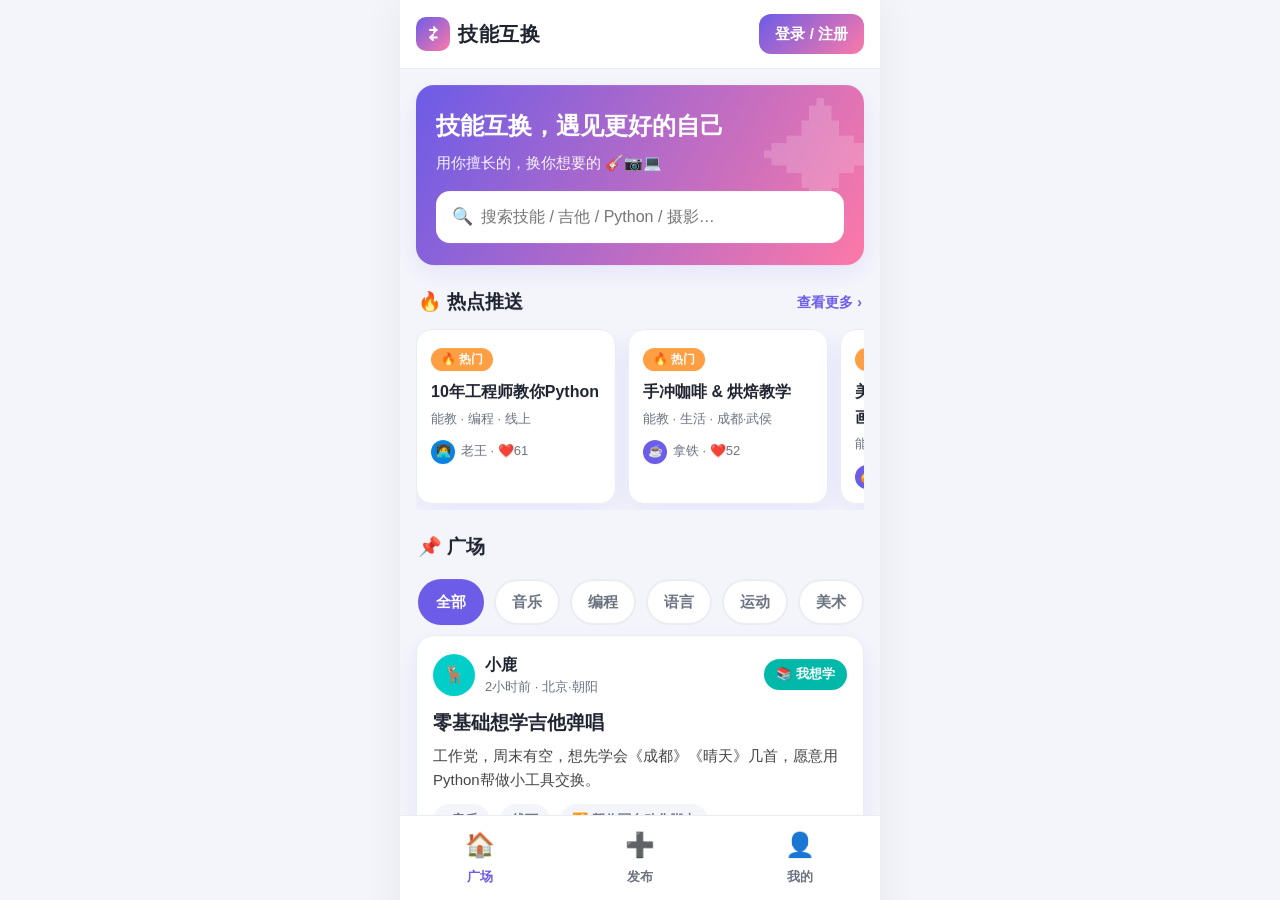
<file: index.html>
<!DOCTYPE html>
<html lang="zh-CN">
<head>
<meta charset="UTF-8" />
<title>技能互换平台</title>
<meta http-equiv="refresh" content="0;url=首页.html" />
</head>
<body>
<p style="padding:40px;text-align:center;font-family:sans-serif;">正在进入技能互换平台… <a href="首页.html">点此进入</a></p>
</body>
</html>
</file>
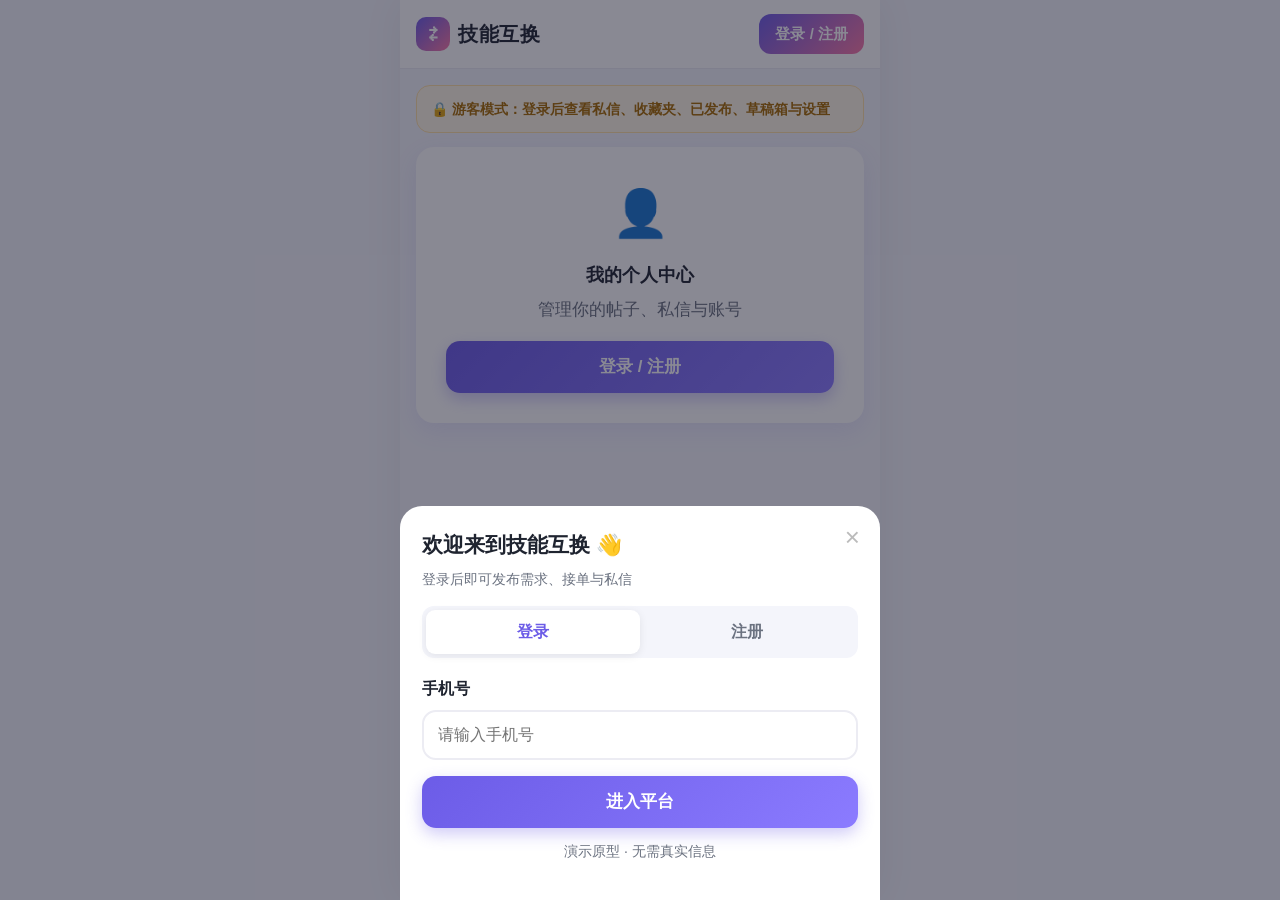
<file: 个人中心.html>
<!DOCTYPE html>
<html lang="zh-CN">
<head>
<meta charset="UTF-8" />
<meta name="viewport" content="width=device-width, initial-scale=1.0" />
<title>技能互换 · 个人中心</title>
<link rel="stylesheet" href="assets/style.css" />
</head>
<body data-page="profile">
<div class="app">
  <!-- 顶部栏 -->
  <div class="topbar">
    <div class="logo"><span class="mark">⇄</span><span>技能互换</span></div>
    <div class="pc-nav" id="pcNav"></div>
    <div id="topRight"></div>
  </div>

  <!-- 内容区：个人中心 -->
  <div class="content">
    <section class="view active">
      <div id="profileGate"></div>
      <div id="profileBody" style="display:none;">
        <div class="profile-grid">
          <div class="pg-left">
            <div class="profile-head">
              <div class="big-av" id="pAv">🙂</div>
              <div class="nick" id="pNick">用户名</div>
              <div class="sub" id="pLevel">Lv.1 互换新手</div>
              <div class="stats">
                <div class="stat"><b id="sPub">0</b>已发布</div>
                <div class="stat"><b id="sTake">0</b>已接单</div>
                <div class="stat"><b id="sGood">100%</b>好评</div>
              </div>
            </div>
          </div>
          <div class="pg-right">
            <div class="tabs" id="profileTabs">
              <button data-tab="msg" class="on">💬 私信</button>
              <button data-tab="fav">⭐ 收藏夹</button>
              <button data-tab="pub">📝 已发布</button>
              <button data-tab="draft">📥 草稿箱</button>
              <button data-tab="set">⚙️ 设置</button>
            </div>

            <div id="tab-msg" class="ptab">
              <div class="msg-layout" id="msgLayout">
                <div class="msg-list-col" id="msgListCol"></div>
                <div class="chat-col" id="chatCol"></div>
              </div>
            </div>
            <div id="tab-fav" class="ptab" style="display:none;"></div>
            <div id="tab-pub" class="ptab" style="display:none;"></div>
            <div id="tab-draft" class="ptab" style="display:none;"></div>
            <div id="tab-set" class="ptab" style="display:none;"></div>
          </div>
        </div>
      </div>
    </section>
  </div>

  <!-- 底部导航（移动版） -->
  <div class="tabbar" id="tabbar"></div>
</div>

<script src="assets/app.js"></script>
<script>
/* ========== 个人中心逻辑 ========== */
/* 处理从其他页面发来的「打开某个会话」请求 */
(function(){
  const t=localStorage.getItem("sk_chat_target");
  if(t){state.chatWith=Number(t);localStorage.removeItem("sk_chat_target");state.profileTab="msg";}
})();

function renderProfile(){
  const gate=$("profileGate"), body=$("profileBody");
  if(!state.user){
    gate.style.display="block";body.style.display="none";
    gate.innerHTML=`<div class="guest-hint">🔒 游客模式：登录后查看私信、收藏夹、已发布、草稿箱与设置</div>
      <div class="form-card" style="text-align:center;padding:30px;">
        <div style="font-size:46px;margin-bottom:10px;">👤</div>
        <div style="font-weight:800;font-size:18px;margin-bottom:6px;">我的个人中心</div>
        <div style="color:var(--text-2);margin-bottom:18px;">管理你的帖子、私信与账号</div>
        <button class="btn btn-primary btn-block" id="proLogin">登录 / 注册</button>
      </div>`;
    $("proLogin").onclick=()=>openLogin();
    openLogin();
    return;
  }
  gate.style.display="none";body.style.display="block";
  $("pNick").textContent=state.user.nick;
  $("pLevel").textContent=state.user.level;
  const myPosts=posts.filter(p=>p.author===state.user.nick);
  $("sPub").textContent=myPosts.length;
  $("sTake").textContent=myPosts.filter(p=>p.taken).length;

  [...$("profileTabs").children].forEach(b=>b.classList.toggle("on",b.dataset.tab===state.profileTab));
  renderProfileTab();
}

function renderProfileTab(){
  const t=state.profileTab;
  ["msg","fav","pub","draft","set"].forEach(x=>$("tab-"+x).style.display = x===t?"block":"none");

  if(t==="msg")renderMsgTab();

  if(t==="fav"){
    const list=favs.map(id=>posts.find(p=>p.id===id)).filter(Boolean).reverse();
    if(!list.length){$("tab-fav").innerHTML=`<div class="empty"><div class="ico">⭐</div>收藏夹是空的，去广场发现感兴趣的帖子吧</div>`;return;}
    $("tab-fav").innerHTML=list.map(p=>`
      <div class="list-card">
        <div class="lc-head" data-open="${p.id}" style="cursor:pointer;"><span class="badge ${p.type}" style="font-size:12px;padding:3px 9px;">${p.type==="learn"?"我想学":"我能教"}</span><span class="lc-title">${esc(p.title)}</span></div>
        <div class="lc-desc" data-open="${p.id}" style="cursor:pointer;">${esc(p.desc).slice(0,40)}…</div>
        <div class="lc-foot">
          <span class="pill">#${esc(p.cat)}</span><span class="pill">❤️ ${p.likes}</span><span class="pill">${esc(p.author)}</span>
          <button class="mini-btn danger" data-unfav="${p.id}" style="margin-left:auto;">取消收藏</button>
        </div>
      </div>`).join("");
  }

  if(t==="pub"){
    const mine=posts.filter(p=>p.author===state.user.nick);
    if(!mine.length){$("tab-pub").innerHTML=`<div class="empty"><div class="ico">📝</div>还没有发布内容，去「发布」页创建第一帖</div>`;return;}
    $("tab-pub").innerHTML=mine.map(p=>`
      <div class="list-card" data-open="${p.id}" style="cursor:pointer;">
        <div class="lc-head"><span class="badge ${p.type}" style="font-size:12px;padding:3px 9px;">${p.type==="learn"?"我想学":"我能教"}</span><span class="lc-title">${esc(p.title)}</span></div>
        <div class="lc-desc">${esc(p.desc).slice(0,40)}…</div>
        <div class="lc-foot"><span class="pill">#${esc(p.cat)}</span><span class="pill">❤️ ${p.likes}</span>${p.taken?'<span class="pill" style="background:#e6f9f4;color:#00B8A9;">已接单</span>':''}</div>
      </div>`).join("");
  }

  if(t==="draft"){
    if(!drafts.length){$("tab-draft").innerHTML=`<div class="empty"><div class="ico">📥</div>草稿箱是空的</div>`;return;}
    $("tab-draft").innerHTML=drafts.map((d,i)=>`
      <div class="list-card">
        <div class="lc-head"><span class="badge ${d.type}" style="font-size:12px;padding:3px 9px;">${d.type==="learn"?"我想学":"我能教"}</span><span class="lc-title">${esc(d.title)||"（无标题）"}</span></div>
        <div class="lc-desc">${esc(d.desc).slice(0,40)||"（无描述）"}…</div>
        <div class="lc-foot" style="margin-top:8px;">
          <button class="mini-btn" data-edit="${i}">✏️ 继续编辑</button>
          <button class="mini-btn danger" data-del="${i}">🗑 删除</button>
        </div>
      </div>`).join("");
  }

  if(t==="set"){
    $("tab-set").innerHTML=`
      <div class="settings-row"><span class="s-label">🎨 主题</span><span class="s-val">潮流紫粉（默认）</span></div>
      <div class="settings-row"><span class="s-label">🔔 消息通知</span><span class="s-val">已开启</span></div>
      <div class="settings-row"><span class="s-label">📖 关于技能互换</span><span class="s-val">v1.3 原型（多页面版）</span></div>
      <div class="settings-row"><span class="s-label">📝 用户协议</span><span class="s-val">点击查看</span></div>
      <div class="settings-row"><span class="s-label">🖥️ 模式切换</span><button class="mini-btn primary" id="layoutToggle">${isPc()?"📱 切换为移动版":"💻 切换为 PC 版"}</button></div>
      <button class="btn btn-ghost btn-block" id="logout2" style="margin-top:8px;">退出登录</button>`;
    $("layoutToggle").onclick=toggleLayout;
    $("logout2").onclick=()=>{state.user=null;persist();location.reload();};
  }
}

$("profileTabs").addEventListener("click",e=>{
  const b=e.target.closest("button");if(!b)return;
  state.profileTab=b.dataset.tab;
  if(b.dataset.tab!=="msg"){state.chatWith=null;state.quoting=null;}
  renderProfile();
});

/* 草稿操作：继续编辑 → 跳转发布页；删除 → 就地移除 */
document.addEventListener("click",e=>{
  const edit=e.target.closest("[data-edit]");
  if(edit){localStorage.setItem("sk_edit_draft",edit.dataset.edit);location.href=withLayout("发布.html");return;}
  const del=e.target.closest("[data-del]");
  if(del){drafts.splice(Number(del.dataset.del),1);persist();renderProfileTab();toast("草稿已删除");return;}
});

/* 布局切换后刷新本页（按钮文案 / 私信双栏 / 聊天占位） */
document.addEventListener("layoutchange",()=>{if(state.user)renderProfile();});

renderProfile();
</script>
</body>
</html>
</file>
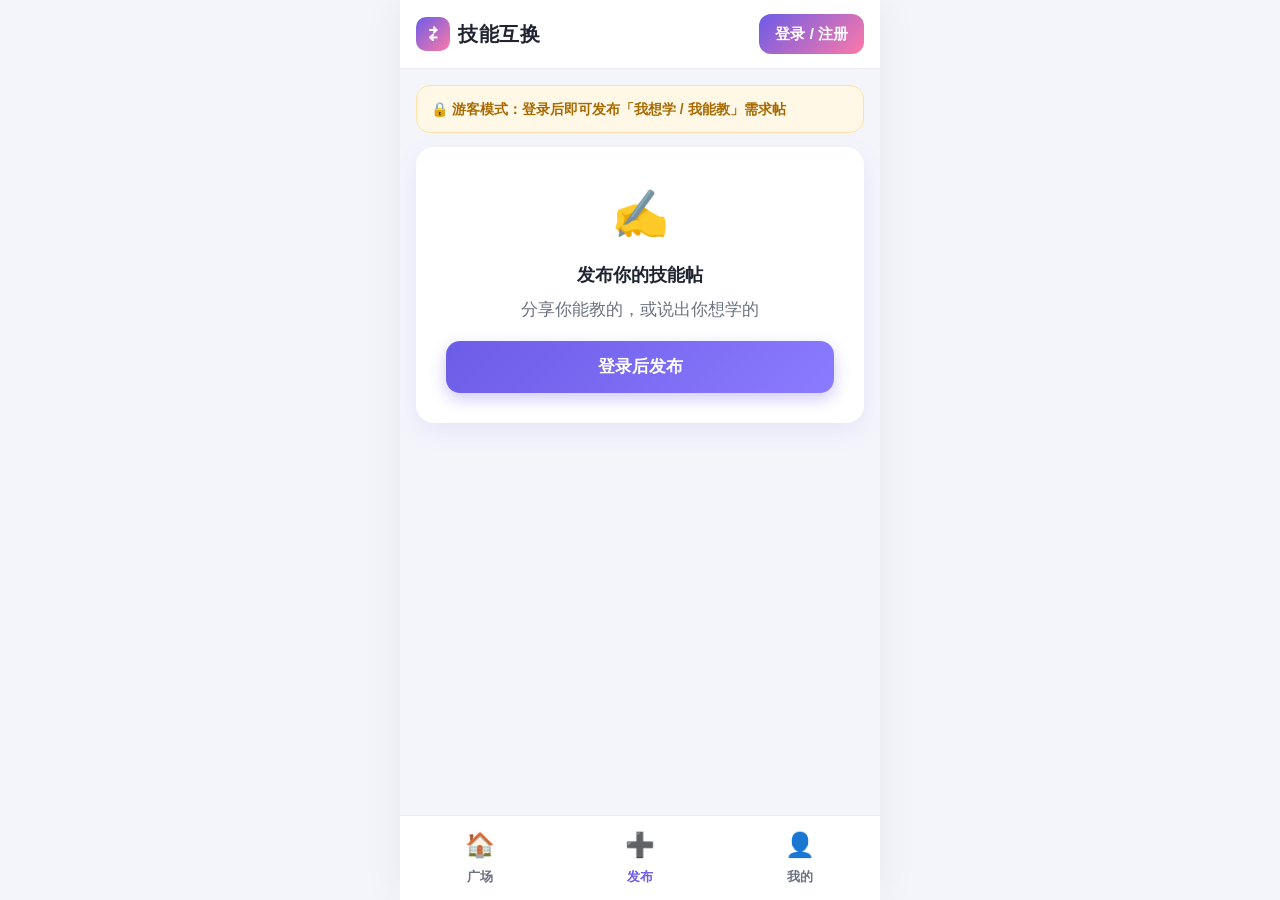
<file: 发布.html>
<!DOCTYPE html>
<html lang="zh-CN">
<head>
<meta charset="UTF-8" />
<meta name="viewport" content="width=device-width, initial-scale=1.0" />
<title>技能互换 · 发布</title>
<link rel="stylesheet" href="assets/style.css" />
</head>
<body data-page="publish">
<div class="app">
  <!-- 顶部栏 -->
  <div class="topbar">
    <div class="logo"><span class="mark">⇄</span><span>技能互换</span></div>
    <div class="pc-nav" id="pcNav"></div>
    <div id="topRight"></div>
  </div>

  <!-- 内容区：发布 -->
  <div class="content">
    <section class="view active">
      <div id="publishGate"></div>
      <div id="publishForm" style="display:none;">
        <div class="form-card">
          <div class="type-toggle" id="typeToggle">
            <button data-type="learn" class="on">📚 我想学</button>
            <button data-type="teach" class="">💡 我能教</button>
          </div>

          <div class="field">
            <label id="titleLabel">我想学什么？</label>
            <input id="fTitle" placeholder="例如：零基础学吉他" />
          </div>

          <div class="field">
            <label>选择分类</label>
            <div class="cat-grid" id="catGrid"></div>
          </div>

          <div class="field">
            <label id="descLabel">详细描述你的需求</label>
            <textarea id="fDesc" placeholder="例如：每周末可线下，想先学会弹唱几首歌，愿意用英语陪练作为交换…"></textarea>
          </div>

          <div class="row2">
            <div class="field">
              <label>方式</label>
              <select id="fMode">
                <option>线上</option>
                <option>线下</option>
                <option>线上/线下均可</option>
              </select>
            </div>
            <div class="field">
              <label>地点</label>
              <input id="fPlace" placeholder="如：上海·徐汇" />
            </div>
          </div>

          <div class="field">
            <label id="rewardLabel">我能提供什么作为交换</label>
            <input id="fReward" placeholder="例如：免费教英语 / 请喝咖啡" />
          </div>

          <div class="form-actions">
            <button class="btn btn-ghost btn-block" id="saveDraft">💾 存草稿</button>
            <button class="btn btn-primary btn-block" id="doPublish">🚀 发布</button>
          </div>
        </div>
      </div>
    </section>
  </div>

  <!-- 底部导航（移动版） -->
  <div class="tabbar" id="tabbar"></div>
</div>

<script src="assets/app.js"></script>
<script>
/* ========== 发布页逻辑 ========== */
function renderPublish(){
  const gate=$("publishGate"), form=$("publishForm");
  if(!state.user){
    gate.style.display="block";form.style.display="none";
    gate.innerHTML=`<div class="guest-hint">🔒 游客模式：登录后即可发布「我想学 / 我能教」需求帖</div>
      <div class="form-card" style="text-align:center;padding:30px;">
        <div style="font-size:46px;margin-bottom:10px;">✍️</div>
        <div style="font-weight:800;font-size:18px;margin-bottom:6px;">发布你的技能帖</div>
        <div style="color:var(--text-2);margin-bottom:18px;">分享你能教的，或说出你想学的</div>
        <button class="btn btn-primary btn-block" id="pubLogin">登录后发布</button>
      </div>`;
    $("pubLogin").onclick=()=>openLogin();
    return;
  }
  gate.style.display="none";form.style.display="block";
  $("catGrid").innerHTML=CATS.map(c=>`<div class="cat-opt ${c===state.publishCat?"on":""}" data-cat="${c}">${c}</div>`).join("");
  const isLearn=state.publishType==="learn";
  $("titleLabel").textContent=isLearn?"我想学什么？":"我能教什么？";
  $("descLabel").textContent=isLearn?"详细描述你的学习需求":"详细介绍你能提供的教学";
  $("rewardLabel").textContent=isLearn?"我能提供什么作为交换":"我希望得到什么回报";
  $("fTitle").placeholder=isLearn?"例如：零基础学吉他":"例如：10年经验教Python";
}

$("typeToggle").addEventListener("click",e=>{
  const b=e.target.closest("button");if(!b)return;
  state.publishType=b.dataset.type;
  [...$("typeToggle").children].forEach(x=>{x.classList.toggle("on",x===b);x.classList.toggle("t-teach",x.dataset.type==="teach"&&x===b);});
  renderPublish();
});
$("catGrid").addEventListener("click",e=>{
  const c=e.target.closest(".cat-opt");if(!c)return;
  state.publishCat=c.dataset.cat;renderPublish();
});
function readForm(){
  return {
    type:state.publishType,
    cat:state.publishCat,
    title:$("fTitle").value.trim(),
    desc:$("fDesc").value.trim(),
    mode:$("fMode").value,
    place:$("fPlace").value.trim()||"线上",
    reward:$("fReward").value.trim()
  };
}
function clearForm(){$("fTitle").value="";$("fDesc").value="";$("fReward").value="";$("fPlace").value="";}
$("saveDraft").onclick=()=>{
  const d=readForm();
  if(!d.title && !d.desc){toast("先写点内容再存草稿吧");return;}
  drafts.push(d);persist();toast("已存入草稿箱 📥");
  clearForm();
};
$("doPublish").onclick=()=>{
  const d=readForm();
  if(!d.title){toast("请填写标题");return;}
  if(!d.desc){toast("请填写描述");return;}
  posts.unshift({id:Date.now(),...d,author:state.user.nick,av:"🙂",time:"刚刚",likes:0,taken:false});
  persist();
  clearForm();
  toast("发布成功！即将返回广场 🚀");
  setTimeout(()=>{location.href=withLayout("首页.html");},900);
};

renderPublish();

/* 从「个人中心-草稿箱-继续编辑」跳转而来：载入草稿 */
(function(){
  const ei=localStorage.getItem("sk_edit_draft");
  if(ei===null)return;
  localStorage.removeItem("sk_edit_draft");
  const d=drafts[Number(ei)];
  if(!d)return;
  state.publishType=d.type;state.publishCat=d.cat;
  [...$("typeToggle").children].forEach(x=>{x.classList.toggle("on",x.dataset.type===d.type);x.classList.toggle("t-teach",x.dataset.type==="teach"&&x.dataset.type===d.type);});
  renderPublish();
  $("fTitle").value=d.title||"";$("fDesc").value=d.desc||"";
  $("fMode").value=d.mode||"线上";$("fPlace").value=d.place||"";$("fReward").value=d.reward||"";
  toast("已载入草稿，可继续编辑");
})();
</script>
</body>
</html>
</file>
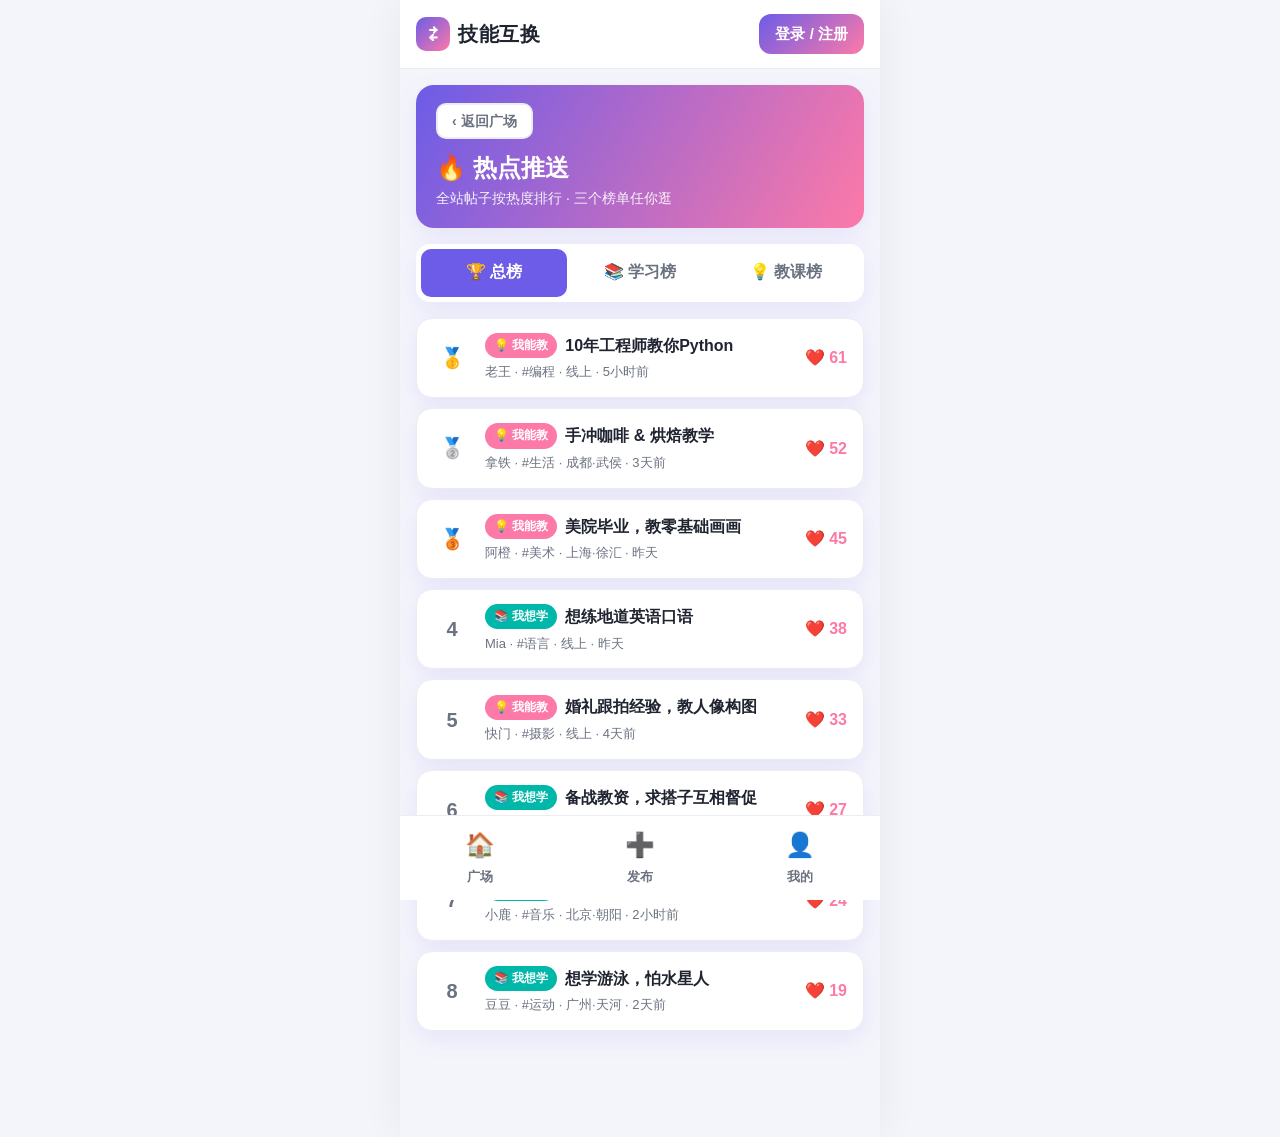
<file: 热点榜.html>
<!DOCTYPE html>
<html lang="zh-CN">
<head>
<meta charset="UTF-8" />
<meta name="viewport" content="width=device-width, initial-scale=1.0" />
<title>技能互换 · 热点榜</title>
<link rel="stylesheet" href="assets/style.css" />
</head>
<body data-page="hot">
<div class="app">
  <!-- 顶部栏 -->
  <div class="topbar">
    <div class="logo"><span class="mark">⇄</span><span>技能互换</span></div>
    <div class="pc-nav" id="pcNav"></div>
    <div id="topRight"></div>
  </div>

  <!-- 内容区：热点排行 -->
  <div class="content">
    <section class="view active">
      <div class="hotpage-head">
        <a class="mini-btn" href="首页.html" style="margin-bottom:10px;">‹ 返回广场</a>
        <h2>🔥 热点推送</h2>
        <p>全站帖子按热度排行 · 三个榜单任你逛</p>
      </div>

      <div class="rank-tabs" id="rankTabs">
        <button data-rank="all" class="on">🏆 总榜</button>
        <button data-rank="learn">📚 学习榜</button>
        <button data-rank="teach">💡 教课榜</button>
      </div>
      <div id="rankList"></div>
    </section>
  </div>

  <!-- 底部导航（移动版） -->
  <div class="tabbar" id="tabbar"></div>
</div>

<script src="assets/app.js"></script>
<script>
/* ========== 热点榜逻辑：总榜 / 学习榜 / 教课榜 ========== */
let rankMode="all";
const MEDALS=["🥇","🥈","🥉"];

function renderRank(){
  let list=posts.slice().sort((a,b)=>b.likes-a.likes);
  if(rankMode==="learn")list=list.filter(p=>p.type==="learn");
  if(rankMode==="teach")list=list.filter(p=>p.type==="teach");
  if(!list.length){$("rankList").innerHTML=`<div class="empty"><div class="ico">🗂️</div>该榜单暂无帖子，快去发布第一条吧</div>`;return;}
  $("rankList").innerHTML=list.map((p,i)=>`
    <div class="rank-item" data-open="${p.id}">
      <div class="rank-num">${i<3?MEDALS[i]:(i+1)}</div>
      <div class="rank-main">
        <div class="rank-title"><span class="badge ${p.type}" style="font-size:12px;padding:3px 9px;">${p.type==="learn"?"📚 我想学":"💡 我能教"}</span>${esc(p.title)}</div>
        <div class="rank-meta">${esc(p.author)} · #${esc(p.cat)} · ${esc(p.place)} · ${esc(p.time)}</div>
      </div>
      <div class="rank-heat">❤️ ${p.likes}</div>
    </div>`).join("");
}

$("rankTabs").addEventListener("click",e=>{
  const b=e.target.closest("button");if(!b)return;
  rankMode=b.dataset.rank;
  [...$("rankTabs").children].forEach(x=>x.classList.toggle("on",x===b));
  renderRank();
});

renderRank();
</script>
</body>
</html>
</file>
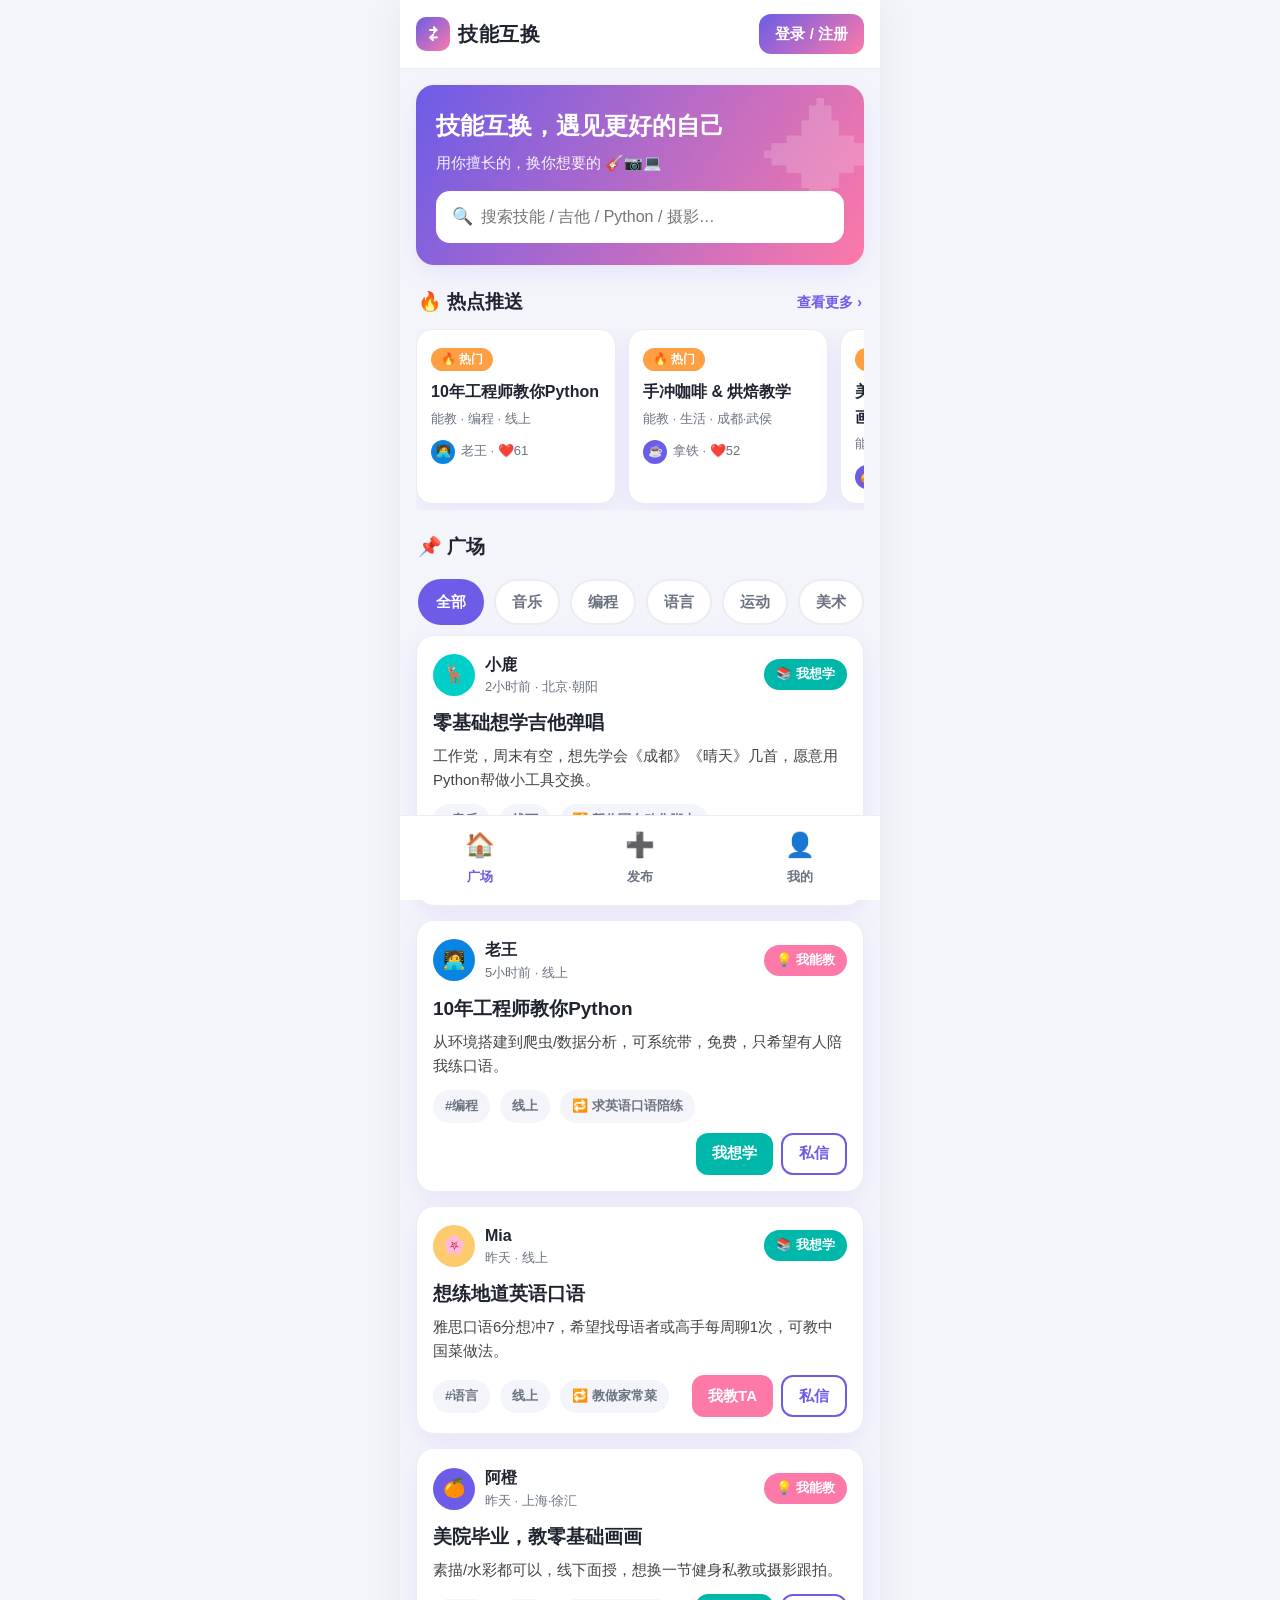
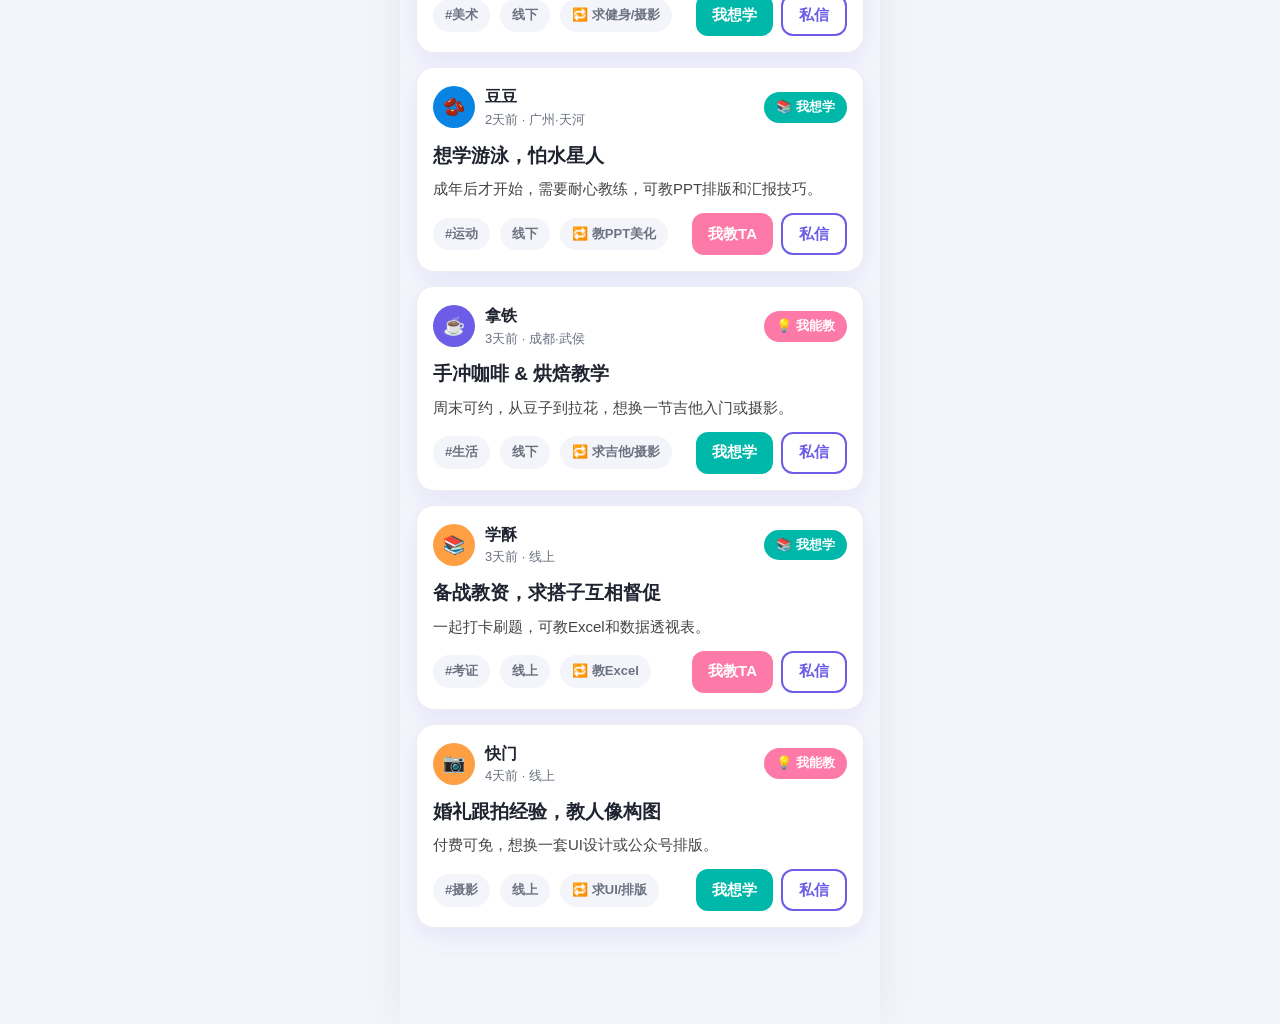
<file: 首页.html>
<!DOCTYPE html>
<html lang="zh-CN">
<head>
<meta charset="UTF-8" />
<meta name="viewport" content="width=device-width, initial-scale=1.0" />
<title>技能互换 · 首页广场</title>
<link rel="stylesheet" href="assets/style.css" />
</head>
<body data-page="home">
<div class="app">
  <!-- 顶部栏 -->
  <div class="topbar">
    <div class="logo"><span class="mark">⇄</span><span>技能互换</span></div>
    <div class="pc-nav" id="pcNav"></div>
    <div id="topRight"></div>
  </div>

  <!-- 内容区：广场 -->
  <div class="content">
    <section class="view active">
      <div class="banner">
        <span class="deco">✦</span>
        <h1>技能互换，遇见更好的自己</h1>
        <p>用你擅长的，换你想要的 🎸📷💻</p>
        <div class="search">
          <span>🔍</span>
          <input id="searchInput" placeholder="搜索技能 / 吉他 / Python / 摄影…" />
        </div>
      </div>

      <div class="section-title"><h2>🔥 热点推送</h2><span class="more" id="hotMore">查看更多 ›</span></div>
      <div class="hot-scroll" id="hotList"></div>

      <div class="section-title"><h2>📌 广场</h2></div>
      <div class="chips" id="catChips"></div>
      <div class="feed" id="feedList"></div>
    </section>
  </div>

  <!-- 底部导航（移动版） -->
  <div class="tabbar" id="tabbar"></div>
</div>

<script src="assets/app.js"></script>
<script>
/* ========== 首页（广场）逻辑 ========== */
function renderSquare(){
  // 热点横向卡片（前6）
  const hot=posts.slice().sort((a,b)=>b.likes-a.likes).slice(0,6);
  $("hotList").innerHTML=hot.map(p=>`
    <div class="hot-card" data-open="${p.id}">
      <span class="tag">🔥 热门</span>
      <div class="t">${esc(p.title)}</div>
      <div class="m">${p.type==="learn"?"想学":"能教"} · ${esc(p.cat)} · ${esc(p.place)}</div>
      <div class="av"><span class="circle" style="background:${avColor(p.author)}">${esc(p.av)}</span>${esc(p.author)} · ❤️${p.likes}</div>
    </div>`).join("");

  // 分类
  const cats=["全部",...CATS];
  $("catChips").innerHTML=cats.map(c=>`<div class="chip ${c===state.cat?"active":""}" data-cat="${c}">${c}</div>`).join("");

  // 信息流
  let list=posts.filter(p=>state.cat==="全部"||p.cat===state.cat);
  if(state.search){
    const q=state.search.toLowerCase();
    list=list.filter(p=>(p.title+p.desc+p.cat+p.author).toLowerCase().includes(q));
  }
  if(!list.length){$("feedList").innerHTML=`<div class="empty"><div class="ico">🗂️</div>暂无相关帖子，换个分类或发布第一个吧！</div>`;return;}
  $("feedList").innerHTML=list.map(p=>`
    <div class="post" data-open="${p.id}">
      <div class="head">
        <div class="avatar" style="background:${avColor(p.author)}">${esc(p.av)}</div>
        <div class="who"><div class="name">${esc(p.author)}</div><div class="meta">${esc(p.time)} · ${esc(p.place)}</div></div>
        <span class="badge ${p.type}">${p.type==="learn"?"📚 我想学":"💡 我能教"}</span>
      </div>
      <div class="title">${esc(p.title)}</div>
      <div class="desc">${esc(p.desc)}</div>
      <div class="foot">
        <span class="pill">#${esc(p.cat)}</span>
        <span class="pill">${esc(p.mode)}</span>
        <span class="pill">🔁 ${esc(p.reward)}</span>
        <div class="acts">
          ${p.type==="learn"
            ? `<button class="act-btn act-teach" data-take="${p.id}">我教TA</button>`
            : `<button class="act-btn act-learn" data-learn="${p.id}">我想学</button>`}
          <button class="act-btn act-dm" data-dm="${p.id}">私信</button>
        </div>
      </div>
    </div>`).join("");
}

$("catChips").addEventListener("click",e=>{
  const c=e.target.closest(".chip");if(!c)return;
  state.cat=c.dataset.cat;renderSquare();
});
$("searchInput").addEventListener("input",e=>{state.search=e.target.value;renderSquare();});
$("hotMore").addEventListener("click",()=>{location.href=withLayout("热点榜.html");});

renderSquare();
</script>
</body>
</html>
</file>
<file: assets/style.css>
/* ========== 技能互换 · 共享样式 ========== */
:root{
  --primary:#6C5CE7;          /* 主色 紫 */
  --primary-dark:#5a4bd6;
  --pink:#FD79A8;             /* 我能教 粉 */
  --teal:#00B8A9;             /* 我想学 青 */
  --orange:#FF9F43;
  --bg:#F4F5FB;
  --card:#FFFFFF;
  --text:#1F2430;
  --text-2:#6B7280;
  --line:#ECECF3;
  --radius:18px;
  --shadow:0 8px 24px rgba(108,92,231,.10);
  --btn-h:52px;
  --fs:17px;
}
*{box-sizing:border-box;margin:0;padding:0;-webkit-tap-highlight-color:transparent;}
html,body{height:100%;}
body{
  font-family:-apple-system,BlinkMacSystemFont,"PingFang SC","Microsoft YaHei",Segoe UI,Roboto,sans-serif;
  background:var(--bg);color:var(--text);font-size:var(--fs);line-height:1.6;
}
/* 手机外壳（移动版默认） */
.app{
  max-width:480px;margin:0 auto;min-height:100vh;background:var(--bg);
  display:flex;flex-direction:column;position:relative;box-shadow:0 0 40px rgba(0,0,0,.06);
}
/* 顶部栏 */
.topbar{
  position:sticky;top:0;z-index:30;background:#fff;border-bottom:1px solid var(--line);
  display:flex;align-items:center;justify-content:space-between;padding:14px 16px;gap:10px;
}
.logo{display:flex;align-items:center;gap:8px;font-weight:800;font-size:20px;letter-spacing:.5px;flex-shrink:0;}
.logo .mark{
  width:34px;height:34px;border-radius:10px;display:grid;place-items:center;font-size:20px;
  background:linear-gradient(135deg,var(--primary),var(--pink));color:#fff;
}
.btn{
  border:none;cursor:pointer;font-size:17px;font-weight:700;border-radius:14px;
  min-height:var(--btn-h);padding:0 20px;display:inline-flex;align-items:center;justify-content:center;gap:8px;
  transition:transform .1s ease,box-shadow .2s ease;
}
.btn:active{transform:scale(.97);}
.btn-primary{background:linear-gradient(135deg,var(--primary),#8b7bff);color:#fff;box-shadow:0 6px 16px rgba(108,92,231,.32);}
.btn-ghost{background:#fff;color:var(--primary);border:2px solid var(--primary);}
.btn-teal{background:var(--teal);color:#fff;}
.btn-pink{background:var(--pink);color:#fff;}
.btn-sm{min-height:40px;padding:0 16px;font-size:15px;border-radius:12px;}
.btn-block{width:100%;}
.login-btn{background:linear-gradient(135deg,var(--primary),var(--pink));color:#fff;font-weight:800;}

/* 顶部导航（仅PC版显示） */
.pc-nav{display:none;flex:1;justify-content:center;gap:6px;}
.pc-nav a{color:var(--text-2);text-decoration:none;font-size:16px;font-weight:800;padding:10px 18px;border-radius:12px;white-space:nowrap;}
.pc-nav a.on{color:var(--primary);background:#f1eeff;}

/* 内容区 */
.content{flex:1;overflow-y:auto;padding:16px 16px 96px;}
.view{display:none;}
.view.active{display:block;animation:fade .25s ease;}
@keyframes fade{from{opacity:0;transform:translateY(6px);}to{opacity:1;transform:none;}}

/* Banner */
.banner{
  background:linear-gradient(120deg,#6C5CE7,#FD79A8);color:#fff;border-radius:var(--radius);
  padding:22px 20px;margin-bottom:16px;box-shadow:var(--shadow);position:relative;overflow:hidden;
}
.banner h1{font-size:24px;font-weight:900;margin-bottom:6px;}
.banner p{font-size:15px;opacity:.95;}
.banner .deco{position:absolute;right:-20px;top:-20px;font-size:120px;opacity:.18;}
.search{
  display:flex;align-items:center;gap:8px;background:#fff;border-radius:14px;padding:12px 16px;margin-top:16px;color:var(--text-2);
}
.search input{flex:1;border:none;outline:none;font-size:16px;color:var(--text);background:transparent;}

/* 热点推送 */
.section-title{display:flex;align-items:center;justify-content:space-between;margin:22px 2px 12px;}
.section-title h2{font-size:19px;font-weight:800;}
.section-title .more{font-size:14px;color:var(--primary);font-weight:700;cursor:pointer;}
.hot-scroll{display:flex;gap:12px;overflow-x:auto;padding-bottom:6px;scrollbar-width:none;}
.hot-scroll::-webkit-scrollbar{display:none;}
.hot-card{
  flex:0 0 200px;background:var(--card);border-radius:16px;padding:14px;box-shadow:var(--shadow);border:1px solid var(--line);cursor:pointer;
}
.hot-card .tag{display:inline-block;font-size:12px;font-weight:800;color:#fff;background:var(--orange);padding:2px 10px;border-radius:999px;margin-bottom:8px;}
.hot-card .t{font-weight:800;font-size:16px;margin-bottom:4px;}
.hot-card .m{font-size:13px;color:var(--text-2);}
.hot-card .av{display:flex;align-items:center;gap:6px;margin-top:10px;font-size:13px;color:var(--text-2);}
.hot-card .av .circle{width:24px;height:24px;border-radius:50%;background:var(--primary);color:#fff;display:grid;place-items:center;font-size:12px;font-weight:800;}

/* 分类筛选 */
.chips{display:flex;gap:10px;overflow-x:auto;padding:4px 2px 10px;scrollbar-width:none;}
.chips::-webkit-scrollbar{display:none;}
.chip{
  flex:0 0 auto;padding:9px 16px;border-radius:999px;background:#fff;border:2px solid var(--line);
  font-size:15px;font-weight:700;color:var(--text-2);cursor:pointer;white-space:nowrap;
}
.chip.active{background:var(--primary);color:#fff;border-color:var(--primary);}

/* 帖子卡片 */
.feed{display:flex;flex-direction:column;gap:14px;}
.post{
  background:var(--card);border-radius:var(--radius);padding:16px;box-shadow:var(--shadow);border:1px solid var(--line);cursor:pointer;
}
.post .head{display:flex;align-items:center;gap:10px;margin-bottom:10px;}
.post .avatar{width:42px;height:42px;border-radius:50%;display:grid;place-items:center;color:#fff;font-weight:800;font-size:18px;flex-shrink:0;}
.post .who{flex:1;min-width:0;}
.post .who .name{font-weight:800;font-size:16px;}
.post .who .meta{font-size:13px;color:var(--text-2);}
.badge{font-size:13px;font-weight:800;padding:5px 12px;border-radius:999px;color:#fff;flex-shrink:0;}
.badge.learn{background:var(--teal);}
.badge.teach{background:var(--pink);}
.post .title{font-size:19px;font-weight:800;margin-bottom:6px;}
.post .desc{font-size:15px;color:#444;margin-bottom:12px;}
.post .foot{display:flex;align-items:center;gap:10px;flex-wrap:wrap;}
.pill{font-size:13px;background:var(--bg);color:var(--text-2);padding:6px 12px;border-radius:999px;font-weight:700;}
.post .acts{margin-left:auto;display:flex;gap:8px;}
.act-btn{min-height:42px;padding:0 16px;border-radius:12px;font-weight:800;font-size:15px;border:none;cursor:pointer;}
.act-learn{background:var(--teal);color:#fff;}
.act-teach{background:var(--pink);color:#fff;}
.act-dm{background:#fff;color:var(--primary);border:2px solid var(--primary);}

/* 热点排行页 */
.hotpage-head{background:linear-gradient(120deg,#6C5CE7,#FD79A8);color:#fff;border-radius:var(--radius);padding:18px 20px;margin-bottom:16px;box-shadow:var(--shadow);}
.hotpage-head h2{font-size:24px;font-weight:900;}
.hotpage-head p{font-size:14px;opacity:.92;}
.rank-tabs{background:var(--card);border-radius:14px;padding:5px;box-shadow:var(--shadow);display:flex;margin-bottom:16px;}
.rank-tabs button{flex:1;border:none;background:transparent;min-height:48px;border-radius:10px;font-weight:800;font-size:16px;color:var(--text-2);cursor:pointer;}
.rank-tabs button.on{background:var(--primary);color:#fff;}
.rank-item{
  display:flex;align-items:center;gap:14px;background:var(--card);border-radius:16px;padding:14px 16px;margin-bottom:10px;
  box-shadow:var(--shadow);border:1px solid var(--line);cursor:pointer;
}
.rank-num{font-size:20px;font-weight:900;width:38px;text-align:center;flex-shrink:0;color:var(--text-2);}
.rank-main{flex:1;min-width:0;}
.rank-title{font-weight:800;font-size:16px;display:flex;align-items:center;gap:8px;flex-wrap:wrap;}
.rank-meta{font-size:13px;color:var(--text-2);margin-top:4px;}
.rank-heat{font-weight:900;color:var(--pink);font-size:16px;flex-shrink:0;}

/* 发布表单 */
.form-card{background:var(--card);border-radius:var(--radius);padding:18px;box-shadow:var(--shadow);}
.type-toggle{display:flex;background:var(--bg);border-radius:14px;padding:5px;margin-bottom:18px;}
.type-toggle button{
  flex:1;border:none;background:transparent;min-height:48px;border-radius:11px;font-size:17px;font-weight:800;color:var(--text-2);cursor:pointer;
}
.type-toggle button.on{background:#fff;color:var(--primary);box-shadow:0 3px 10px rgba(0,0,0,.08);}
.type-toggle button.on.t-teach{color:var(--pink);}
.field{margin-bottom:16px;}
.field label{display:block;font-weight:800;font-size:16px;margin-bottom:8px;}
.field input,.field textarea,.field select{
  width:100%;border:2px solid var(--line);border-radius:14px;padding:14px;font-size:16px;font-family:inherit;background:#fff;color:var(--text);outline:none;
}
.field input:focus,.field textarea:focus,.field select:focus{border-color:var(--primary);}
.field textarea{min-height:110px;resize:vertical;}
.row2{display:flex;gap:12px;}
.row2 .field{flex:1;}
.cat-grid{display:flex;flex-wrap:wrap;gap:10px;}
.cat-opt{
  padding:10px 16px;border-radius:12px;border:2px solid var(--line);background:#fff;font-weight:700;font-size:15px;cursor:pointer;color:var(--text-2);
}
.cat-opt.on{border-color:var(--primary);color:var(--primary);background:#f3f0ff;}
.form-actions{display:flex;gap:12px;margin-top:8px;}

/* 个人中心 */
.profile-grid{display:block;}
.profile-head{background:linear-gradient(135deg,#6C5CE7,#FD79A8);border-radius:var(--radius);padding:22px;color:#fff;text-align:center;box-shadow:var(--shadow);}
.profile-head .big-av{width:76px;height:76px;border-radius:50%;background:rgba(255,255,255,.25);display:grid;place-items:center;font-size:34px;margin:0 auto 10px;border:3px solid #fff;}
.profile-head .nick{font-size:22px;font-weight:900;}
.profile-head .sub{font-size:14px;opacity:.92;margin-top:2px;}
.stats{display:flex;gap:8px;margin-top:16px;}
.stat{flex:1;background:rgba(255,255,255,.18);border-radius:12px;padding:10px;font-size:13px;}
.stat b{display:block;font-size:20px;font-weight:900;}

.tabs{display:flex;background:var(--card);border-radius:14px;padding:5px;margin:16px 0;box-shadow:var(--shadow);}
.tabs button{flex:1;border:none;background:transparent;min-height:46px;border-radius:10px;font-size:15px;font-weight:800;color:var(--text-2);cursor:pointer;}
.tabs button.on{background:var(--primary);color:#fff;}

/* 私信：会话列表 + 聊天 双栏结构 */
.msg-layout{display:block;}
.chat-col{display:none;}
.msg-layout.in-chat .msg-list-col{display:none;}
.msg-layout.in-chat .chat-col{display:block;}
.msg-item{display:flex;align-items:center;gap:12px;background:var(--card);border-radius:16px;padding:14px;margin-bottom:10px;box-shadow:var(--shadow);cursor:pointer;}
.msg-item:hover{border:1px solid var(--primary);}
.msg-item .m-av{width:48px;height:48px;border-radius:50%;background:var(--primary);color:#fff;display:grid;place-items:center;font-weight:800;font-size:18px;flex-shrink:0;}
.msg-item .m-body{flex:1;min-width:0;}
.msg-item .m-body .m-name{font-weight:800;font-size:16px;}
.msg-item .m-body .m-last{font-size:14px;color:var(--text-2);white-space:nowrap;overflow:hidden;text-overflow:ellipsis;}
.msg-item .m-time{font-size:12px;color:var(--text-2);flex-shrink:0;}

/* 聊天面板 */
.chat-panel{
  background:#fff;border-radius:var(--radius);box-shadow:var(--shadow);display:flex;flex-direction:column;
  height:min(72vh,640px);overflow:hidden;border:1px solid var(--line);
}
.chat-head{display:flex;align-items:center;gap:10px;padding:12px 16px;border-bottom:1px solid var(--line);flex-shrink:0;}
.c-av{width:42px;height:42px;border-radius:50%;display:grid;place-items:center;color:#fff;font-weight:800;font-size:18px;flex-shrink:0;}
.chat-body{flex:1;overflow-y:auto;padding:16px;background:var(--bg);display:flex;flex-direction:column;gap:12px;}
.bubble-row{display:flex;gap:8px;align-items:flex-end;}
.bubble-row.me{flex-direction:row-reverse;}
.bubble{max-width:75%;padding:10px 14px;border-radius:16px;font-size:15px;word-break:break-word;}
.bubble.them{background:#fff;border:1px solid var(--line);border-bottom-left-radius:4px;}
.bubble.me{background:linear-gradient(135deg,var(--primary),#8b7bff);color:#fff;border-bottom-right-radius:4px;}
.bubble.clickable{cursor:pointer;}
.bubble.clickable:hover{border-color:var(--primary);}
.bubble img{max-width:200px;max-height:200px;border-radius:10px;display:block;}
.quote-block{font-size:12px;background:rgba(0,0,0,.06);border-left:3px solid var(--primary);padding:4px 8px;border-radius:6px;margin-bottom:6px;}
.bubble.me .quote-block{background:rgba(255,255,255,.2);border-left-color:#fff;}
.b-time{font-size:11px;opacity:.7;margin-top:4px;text-align:right;}
.post-chip{background:#fff;border:1px solid var(--line);border-radius:12px;padding:10px;min-width:190px;cursor:pointer;}
.bubble.me .post-chip{background:rgba(255,255,255,.14);border-color:rgba(255,255,255,.4);}
.chat-composer{border-top:1px solid var(--line);padding:10px 12px;background:#fff;flex-shrink:0;}
.quote-bar{display:none;align-items:center;gap:8px;background:#f1eeff;border:1px solid #ddd6ff;border-radius:10px;padding:6px 10px;margin-bottom:8px;font-size:13px;color:var(--primary-dark);}
.quote-bar .qb-text{flex:1;overflow:hidden;text-overflow:ellipsis;white-space:nowrap;}
.quote-bar .qb-x{border:none;background:transparent;color:var(--text-2);font-size:16px;cursor:pointer;padding:2px 6px;}
.composer-row{display:flex;gap:8px;align-items:center;}
.composer-row input{flex:1;min-width:0;border:2px solid var(--line);border-radius:12px;padding:11px 12px;font-size:15px;outline:none;font-family:inherit;}
.composer-row input:focus{border-color:var(--primary);}
.icon-btn{width:46px;height:46px;border-radius:12px;border:2px solid var(--line);background:#fff;font-size:20px;cursor:pointer;flex-shrink:0;}
.icon-btn:hover{border-color:var(--primary);}
.chat-placeholder{background:#fff;border-radius:var(--radius);box-shadow:var(--shadow);border:1px solid var(--line);height:420px;display:grid;place-items:center;color:var(--text-2);font-weight:700;}
.pc-hide{display:inline-flex;}
.msg-list-head{font-weight:800;font-size:16px;margin-bottom:10px;color:var(--text-2);}

.empty{text-align:center;color:var(--text-2);padding:40px 20px;font-size:15px;}
.empty .ico{font-size:48px;margin-bottom:10px;}

.list-card{background:var(--card);border-radius:16px;padding:14px;margin-bottom:10px;box-shadow:var(--shadow);border:1px solid var(--line);}
.list-card .lc-head{display:flex;align-items:center;gap:8px;margin-bottom:6px;}
.list-card .lc-title{font-weight:800;font-size:17px;flex:1;}
.list-card .lc-desc{font-size:14px;color:#555;margin-bottom:8px;}
.list-card .lc-foot{display:flex;align-items:center;gap:8px;font-size:13px;color:var(--text-2);}
.mini-btn{min-height:36px;padding:0 14px;border-radius:10px;font-size:14px;font-weight:800;border:2px solid var(--line);background:#fff;color:var(--text-2);cursor:pointer;text-decoration:none;display:inline-flex;align-items:center;}
.mini-btn.primary{border-color:var(--primary);color:var(--primary);}
.mini-btn.danger{border-color:#ffd0d0;color:#e74c3c;}

.settings-row{display:flex;align-items:center;justify-content:space-between;background:var(--card);border-radius:14px;padding:16px;margin-bottom:10px;box-shadow:var(--shadow);gap:10px;}
.settings-row .s-label{font-weight:700;font-size:16px;}
.settings-row .s-val{color:var(--text-2);font-size:15px;}

/* 底部导航（仅移动版） */
.tabbar{
  position:fixed;bottom:0;left:50%;transform:translateX(-50%);width:100%;max-width:480px;z-index:30;
  background:#fff;border-top:1px solid var(--line);display:flex;
}
.tabbar a{
  flex:1;display:flex;flex-direction:column;align-items:center;gap:3px;padding:10px 0 12px;
  font-size:13px;font-weight:700;color:var(--text-2);text-decoration:none;
}
.tabbar a .ico{font-size:24px;}
.tabbar a.on{color:var(--primary);}

/* 弹窗 */
.modal-mask{position:fixed;inset:0;background:rgba(20,20,40,.5);z-index:60;display:none;align-items:flex-end;justify-content:center;}
.modal-mask.show{display:flex;animation:fade .2s ease;}
.modal{
  background:#fff;width:100%;max-width:480px;border-radius:22px 22px 0 0;padding:22px;max-height:90vh;overflow-y:auto;animation:slideup .25s ease;
}
@keyframes slideup{from{transform:translateY(40px);opacity:.6;}to{transform:none;opacity:1;}}
.modal h3{font-size:21px;font-weight:900;margin-bottom:6px;}
.modal .sub{font-size:14px;color:var(--text-2);margin-bottom:16px;}
.modal .close{position:absolute;top:18px;right:20px;font-size:26px;color:#bbb;cursor:pointer;line-height:1;}
.modal-wrap{position:relative;}
.seg{display:flex;background:var(--bg);border-radius:12px;padding:4px;margin-bottom:18px;}
.seg button{flex:1;border:none;background:transparent;min-height:44px;border-radius:9px;font-weight:800;font-size:16px;color:var(--text-2);cursor:pointer;}
.seg button.on{background:#fff;color:var(--primary);box-shadow:0 2px 8px rgba(0,0,0,.08);}
.toast{
  position:fixed;left:50%;bottom:90px;transform:translateX(-50%);background:rgba(31,36,48,.92);color:#fff;
  padding:12px 22px;border-radius:12px;font-size:15px;font-weight:700;z-index:80;opacity:0;transition:opacity .25s;pointer-events:none;
}
.toast.show{opacity:1;}
.guest-hint{background:#fff8e6;border:1px solid #ffe1a6;color:#a86a00;border-radius:14px;padding:12px 14px;font-size:14px;font-weight:700;margin-bottom:14px;display:flex;gap:8px;align-items:center;}
.detail-av{width:54px;height:54px;border-radius:50%;display:grid;place-items:center;color:#fff;font-weight:800;font-size:22px;}

/* ===================== PC 版适配 ===================== */
body.pc .app{max-width:1080px;}
body.pc .topbar{padding:14px 28px;}
body.pc .pc-nav{display:flex;}
body.pc .tabbar{display:none;}
body.pc .content{padding:24px 28px 48px;}
body.pc .banner{padding:30px 32px;}
body.pc .banner h1{font-size:30px;}
body.pc .feed{display:grid;grid-template-columns:1fr 1fr;gap:16px;align-items:start;}
body.pc .hot-scroll{display:grid;grid-template-columns:repeat(3,1fr);overflow:visible;}
body.pc .hot-card{flex:none;}
body.pc #publishForm .form-card{max-width:720px;margin:0 auto;}
body.pc .profile-grid{display:grid;grid-template-columns:320px 1fr;gap:24px;align-items:start;}
body.pc .pg-left{position:sticky;top:88px;}
body.pc .msg-layout{display:grid;grid-template-columns:300px 1fr;gap:16px;align-items:start;}
body.pc .msg-layout.in-chat .msg-list-col{display:block;}
body.pc .chat-col{display:block;}
body.pc .pc-hide{display:none;}
body.pc .modal-mask{align-items:center;}
body.pc .modal{border-radius:22px;max-width:600px;}
body.pc .toast{bottom:40px;}
</file>
